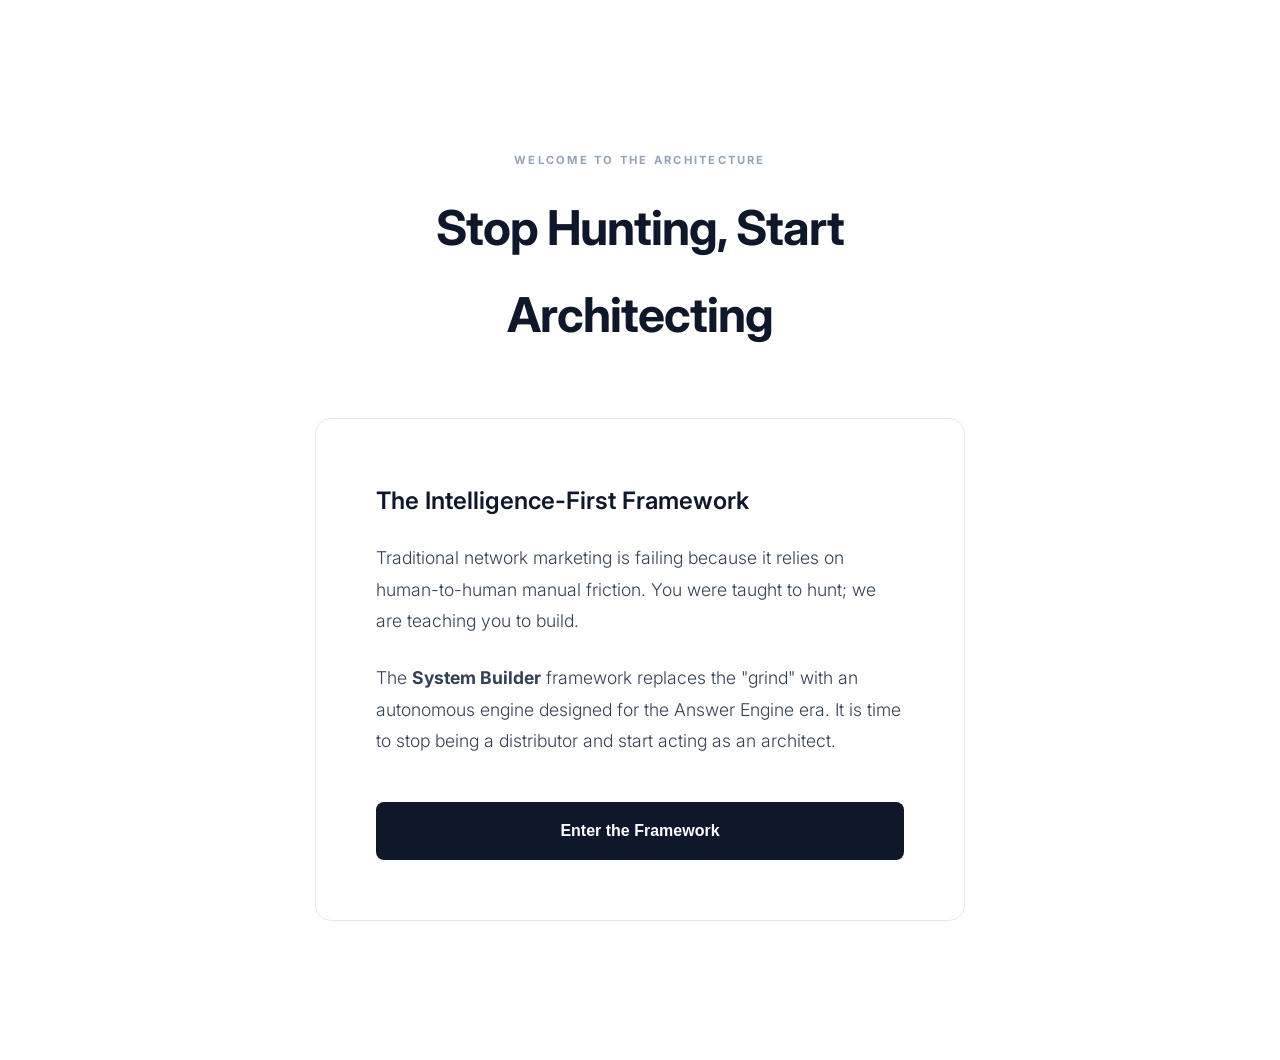
<file: index.html>
<!DOCTYPE html>
<html lang="en">
<head>
    <meta charset="UTF-8">
    <title>Stop Hunting, Start Architecting | The System Builder</title>
    <link rel="stylesheet" href="style.css">
</head>
<body>
    <div class="container">
        <header>
            <p class="overline">WELCOME TO THE ARCHITECTURE</p>
            <h1>Stop Hunting, Start Architecting</h1>
        </header>

        <section class="card">
            <h2>The Intelligence-First Framework</h2>
            <p>Traditional network marketing is failing because it relies on human-to-human manual friction. You were taught to hunt; we are teaching you to build.</p>
            <p>The <strong>System Builder</strong> framework replaces the "grind" with an autonomous engine designed for the Answer Engine era. It is time to stop being a distributor and start acting as an architect.</p>
            <button onclick="window.location.href='bridge.html'">Enter the Framework</button>
        </section>
    </div>
</body>
</html>
</file>
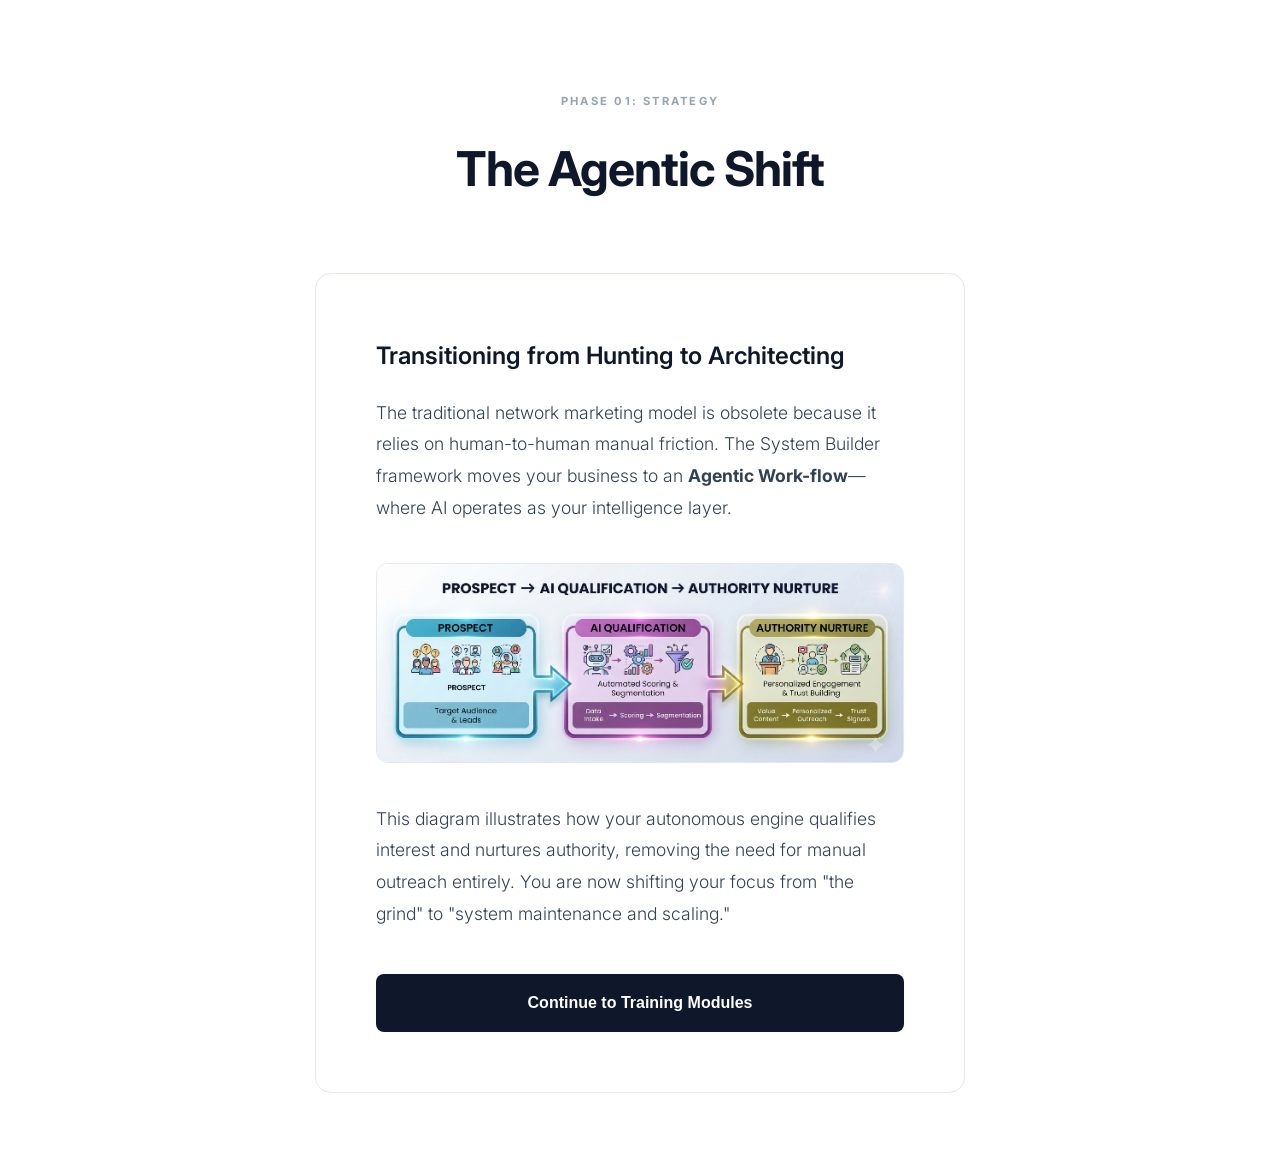
<file: bridge.html>
<!DOCTYPE html>
<html lang="en">
<head>
    <meta charset="UTF-8">
    <link rel="stylesheet" href="style.css">
    <title>The Agentic Shift | The System Builder</title>
</head>
<body>
    <div class="container">
        <header>
            <p class="overline">PHASE 01: STRATEGY</p>
            <h1>The Agentic Shift</h1>
        </header>
        
        <section class="card">
            <h2>Transitioning from Hunting to Architecting</h2>
            <p>The traditional network marketing model is obsolete because it relies on human-to-human manual friction. The System Builder framework moves your business to an <strong>Agentic Work-flow</strong>—where AI operates as your intelligence layer.</p>
            
            <!-- Professional Diagram Placeholder -->
            <div class="diagram-placeholder">
            <div class="diagram-container">
    <img src="Insert High-Level Workflow Diagram.png" alt="Insert High-Level Workflow Diagram" style="width: 100%; display: block;">
</div>
            </div>
            
            <p>This diagram illustrates how your autonomous engine qualifies interest and nurtures authority, removing the need for manual outreach entirely. You are now shifting your focus from "the grind" to "system maintenance and scaling."</p>
            
            <button onclick="window.location.href='conversion.html'">Continue to Training Modules</button>
        </section>
    </div>
</body>
</html>
</file>
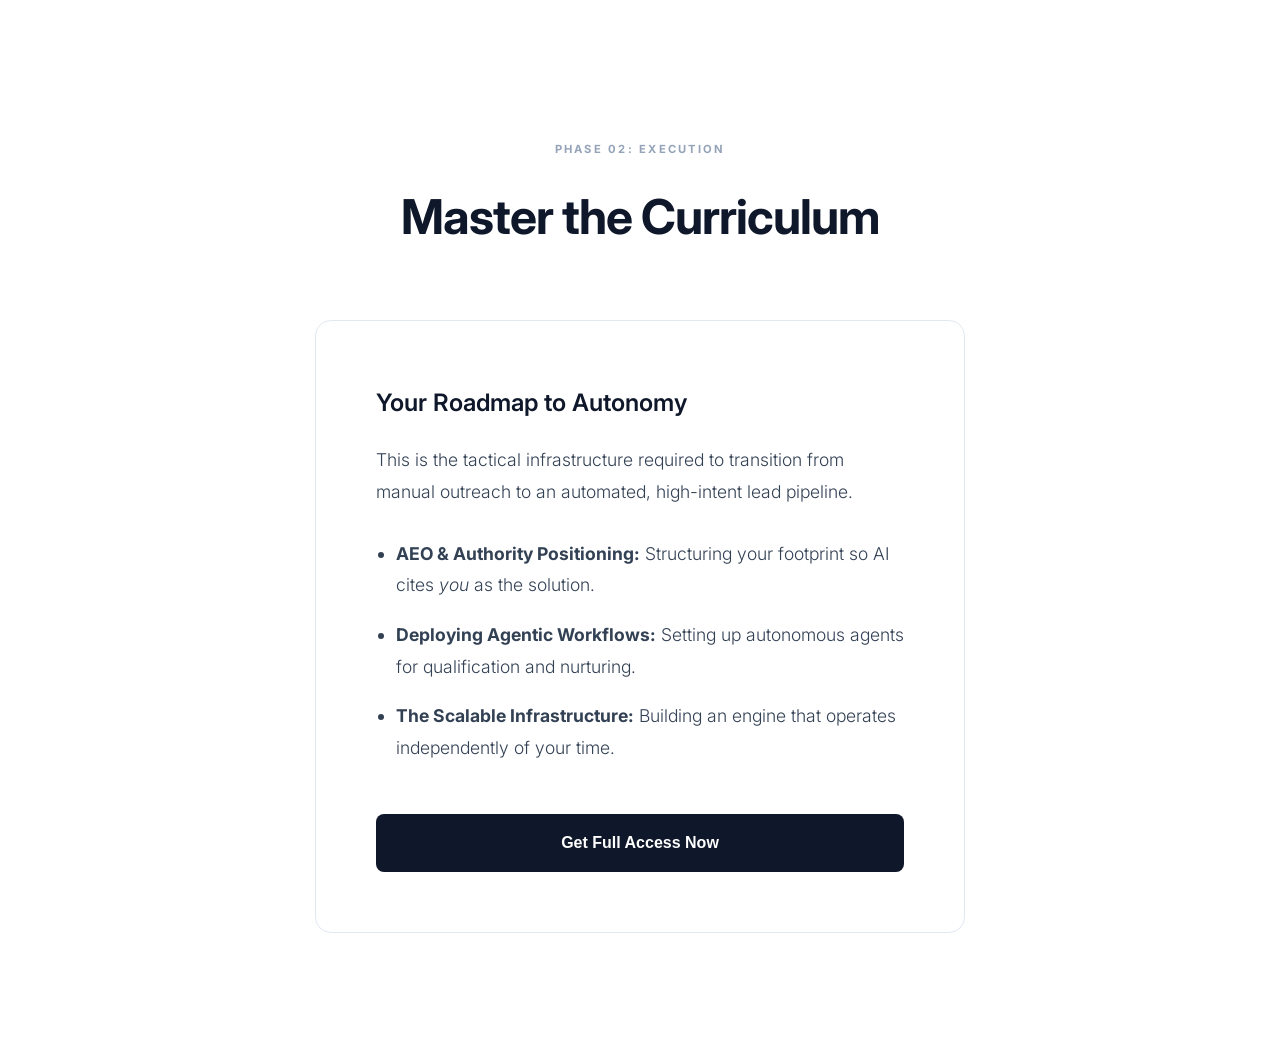
<file: conversion.html>
<!DOCTYPE html>
<html lang="en">
<head>
    <meta charset="UTF-8">
    <link rel="stylesheet" href="style.css">
    <title>The System Builder Curriculum</title>
</head>
<body>
    <div class="container">
        <header>
            <p class="overline">PHASE 02: EXECUTION</p>
            <h1>Master the Curriculum</h1>
        </header>
        
        <section class="card">
            <h2>Your Roadmap to Autonomy</h2>
            <p>This is the tactical infrastructure required to transition from manual outreach to an automated, high-intent lead pipeline.</p>
            <ul>
                <li><strong>AEO & Authority Positioning:</strong> Structuring your footprint so AI cites <em>you</em> as the solution.</li>
                <li><strong>Deploying Agentic Workflows:</strong> Setting up autonomous agents for qualification and nurturing.</li>
                <li><strong>The Scalable Infrastructure:</strong> Building an engine that operates independently of your time.</li>
            </ul>
            <button onclick="window.location.href='https://do-essential.net/b/ai-network-marketing-mastery'">Get Full Access Now</button>
        </section>
    </div>
</body>
</html>
</file>
<file: style.css>
/* --- FOUNDATION --- */
@import url('https://fonts.googleapis.com/css2?family=Inter:wght@300;400;600;700&display=swap');

body { 
    font-family: 'Inter', -apple-system, BlinkMacSystemFont, sans-serif; 
    line-height: 1.8; 
    background-color: #ffffff; /* Pure White Background */ 
    color: #334155; /* Slate Gray Text for readability */
    margin: 0; 
    padding: 80px 20px; /* Generous top/bottom padding for breathing room */
    display: flex;
    justify-content: center;
    align-items: center;
    min-height: 100vh;
}

.container { 
    max-width: 650px; /* Narrower measure for a professional, editorial feel */
    width: 100%;
}

/* --- TYPOGRAPHY & HEADER --- */
header { 
    text-align: center; 
    margin-bottom: 60px; 
}

.overline { 
    text-transform: uppercase; 
    letter-spacing: 0.2em; 
    font-size: 0.7rem; 
    font-weight: 700; 
    color: #94a3b8; /* Lighter gray for the overline */ 
    margin-bottom: 15px; 
}

h1 { 
    font-size: 3rem; 
    color: #0f172a; /* Almost black for strong title hierarchy */
    margin: 0; 
    font-weight: 700;
    letter-spacing: -0.02em;
}

h2 {
    color: #0f172a;
    font-weight: 600;
    margin-top: 0;
    font-size: 1.5rem;
}

p {
    margin-bottom: 25px;
    font-weight: 300; /* Lighter font weight for body text adds elegance */
    font-size: 1.1rem;
}

/* --- CARDS & CONTAINERS --- */
.card { 
    background: #ffffff;
    border: 1px solid #e2e8f0; /* Subtle border instead of harsh shadows */
    padding: 60px; 
    border-radius: 16px; 
}

/* --- BUTTONS --- */
button { 
    background: #0f172a; 
    color: #ffffff; 
    padding: 20px 40px; 
    border: none; 
    border-radius: 8px; 
    cursor: pointer; 
    font-size: 1rem; 
    font-weight: 600;
    width: 100%;
    transition: background-color 0.2s ease;
    margin-top: 20px;
}

button:hover { 
    background-color: #334155; 
}

/* --- LISTS --- */
ul { 
    margin: 30px 0; 
    padding-left: 20px; 
    color: #334155;
}

li { 
    margin-bottom: 18px; 
    font-size: 1.1rem;
    font-weight: 300;
}

/* --- DIAGRAM/IMAGE AREA --- */
.diagram-container {
    margin: 40px 0;
    border-radius: 12px;
    overflow: hidden; /* Ensures image fits radius */
    border: 1px solid #e2e8f0;
}

/* --- MOBILE RESPONSIVENESS --- */
@media (max-width: 600px) {
    body { padding: 40px 20px; }
    .card { padding: 30px; }
    h1 { font-size: 2.2rem; }
}
</file>
